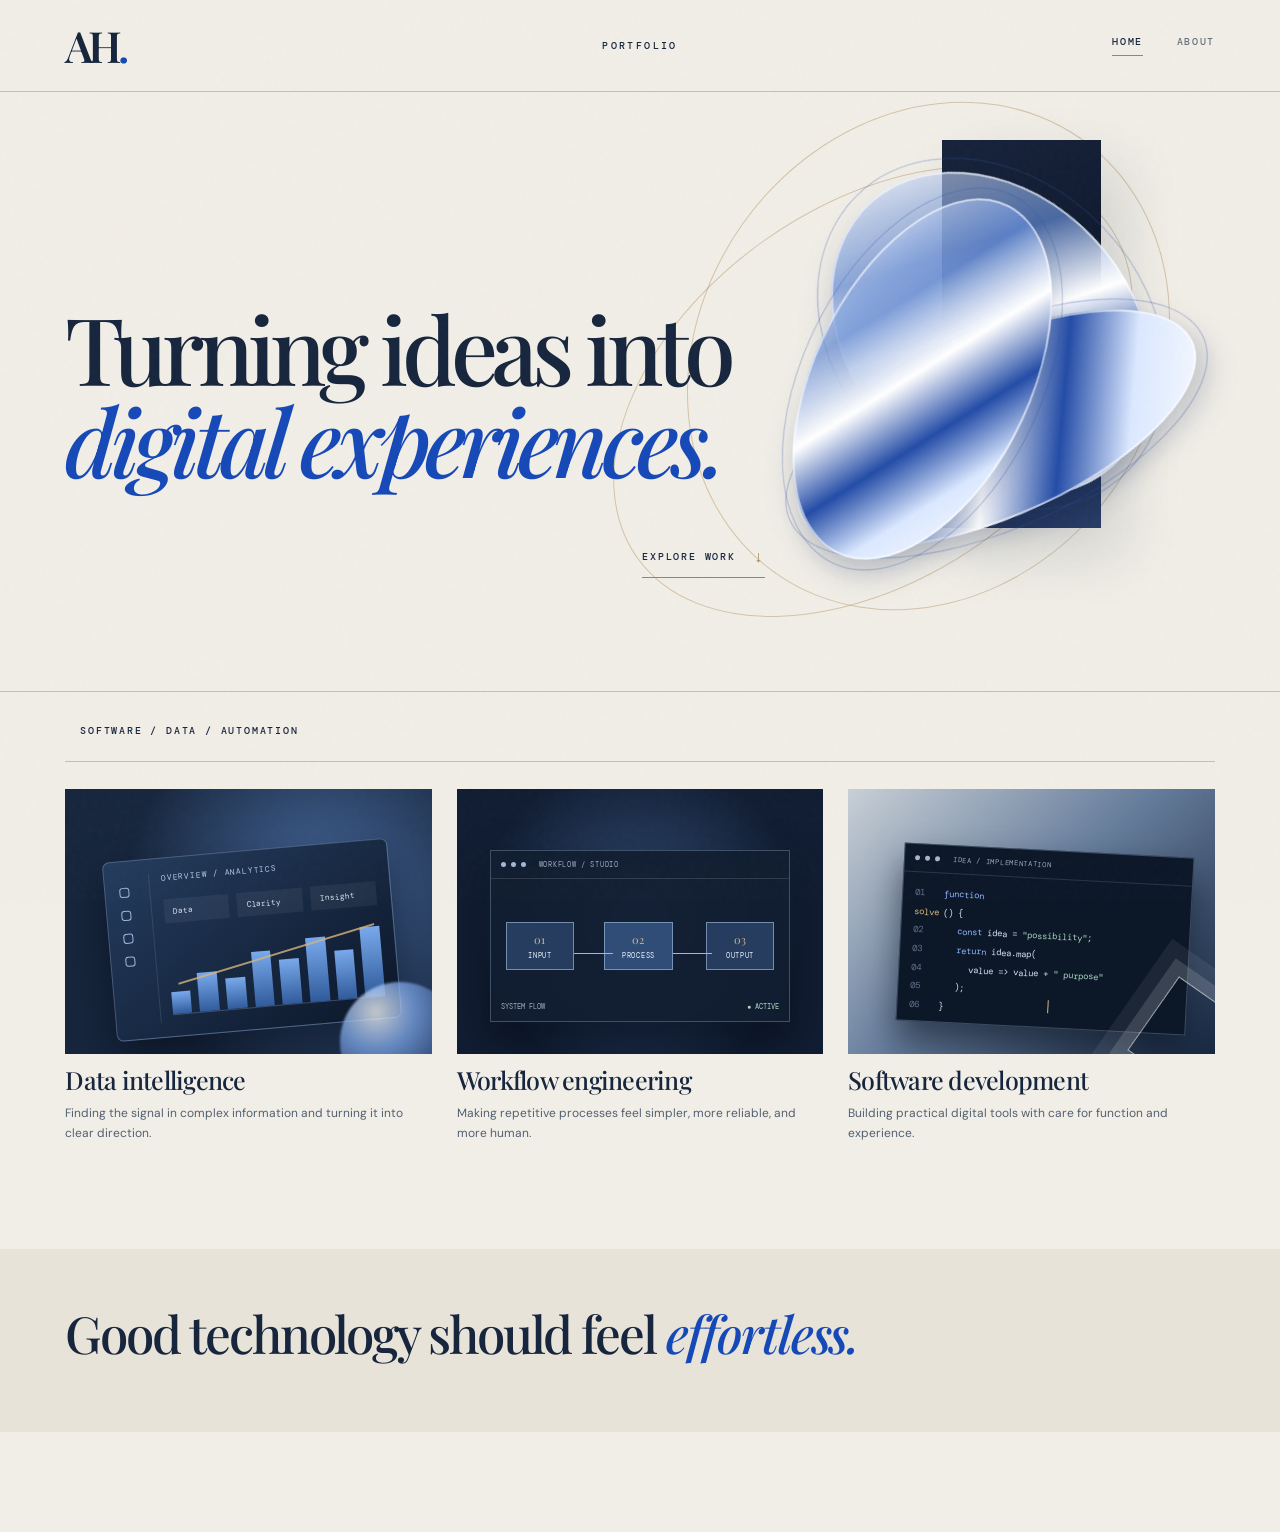
<file: index.html>
<!DOCTYPE html>
<html lang="id">
<head>
  <meta charset="UTF-8">
  <meta name="viewport" content="width=device-width, initial-scale=1.0">
  <meta name="theme-color" content="#f1eee7">
  <meta name="description" content="Alvin Hadiewijaya — Independent Developer / Digital Thinker.">
  <title>Alvin Hadiewijaya — Digital Portfolio</title>
  <link rel="preconnect" href="https://fonts.googleapis.com">
  <link rel="preconnect" href="https://fonts.gstatic.com" crossorigin>
  <link href="https://fonts.googleapis.com/css2?family=DM+Mono:wght@400;500&family=DM+Sans:wght@400;500;600;700&family=Playfair+Display:ital,wght@0,500;0,600;1,500;1,600&display=swap" rel="stylesheet">
  <link rel="stylesheet" href="web.css">
</head>
<body class="home-page">
  <div class="grain"></div>
  <header class="site-header">
    <a class="brand" aria-label="Alvin Hadiewijaya home">AH<span>.</span></a>
    <div class="header-center">PORTFOLIO </div>
    <nav class="main-nav" aria-label="Main navigation">
      <a class="active" href="index.html">Home</a>
      <a href="About/about.html">About</a>
    </nav>
    <button class="menu-toggle" type="button" aria-label="Open navigation" aria-expanded="false">
      <span></span><span></span>
    </button>
  </header>

  <main>
    <section class="home-hero">
      <div class="hero-copy">
        <h1>Turning ideas into <em>digital experiences.</em></h1>
        <div class="hero-bottom">
          <p class="discipline"></p>
          <a class="text-link" href="#selected-work">EXPLORE WORK <span>↓</span></a>
        </div>
      </div>
      <div class="hero-art" aria-label="Abstract blue glass and chrome sculpture">
        <div class="art-orbit orbit-one"></div>
        <div class="art-orbit orbit-two"></div>
        <div class="art-panel"></div>
        <div class="glass-form glass-form-one"></div>
        <div class="glass-form glass-form-two"></div>
        <div class="glass-form glass-form-three"></div>
      </div>
    </section>

    <section class="selected-work section-shell" id="selected-work">
      <div class="section-heading">
        <p><span class="section-mark"></span>SOFTWARE / DATA / AUTOMATION</p>
      </div>
      <div class="work-grid">
        <article class="work-item">
          <a class="work-visual visual-data" aria-label="Explore data intelligence">
            <div class="visual-dashboard">
              <div class="dash-sidebar"><i></i><i></i><i></i><i></i></div>
              <div class="dash-content">
                <div class="dash-label">OVERVIEW / ANALYTICS</div>
                <div class="dash-numbers"><b>Data</b><b>Clarity</b><b>Insight</b></div>
                <div class="chart-bars"><i></i><i></i><i></i><i></i><i></i><i></i><i></i><i></i></div>
                <div class="chart-line"></div>
              </div>
            </div>
            <div class="visual-orb"></div>
          </a>
          <h2>Data intelligence</h2>
          <p>Finding the signal in complex information and turning it into clear direction.</p>
        </article>
        <article class="work-item">
          <a class="work-visual visual-flow" aria-label="Explore workflow engineering">
            <div class="flow-window">
              <div class="flow-window-head"><i></i><i></i><i></i><span>WORKFLOW / STUDIO</span></div>
              <div class="flow-node node-a"><b>01</b><span>INPUT</span></div>
              <div class="flow-node node-b"><b>02</b><span>PROCESS</span></div>
              <div class="flow-node node-c"><b>03</b><span>OUTPUT</span></div>
              <div class="flow-connector connector-a"></div>
              <div class="flow-connector connector-b"></div>
              <div class="flow-status">SYSTEM FLOW <strong>● ACTIVE</strong></div>
            </div>
            <div class="flow-glow"></div>
          </a>
          <h2>Workflow engineering</h2>
          <p>Making repetitive processes feel simpler, more reliable, and more human.</p>
        </article>
        <article class="work-item">
          <a class="work-visual visual-code" aria-label="Explore software development">
            <div class="code-window">
              <div class="code-window-head"><i></i><i></i><i></i><span>IDEA / IMPLEMENTATION</span></div>
              <div class="code-lines">
                <span class="code-muted">01</span><b>function</b> <i>solve</i>() {
                <span class="code-muted">02</span><span class="indent"><b>const</b> idea = <em>"possibility"</em>;</span>
                <span class="code-muted">03</span><span class="indent"><b>return</b> idea.map(</span>
                <span class="code-muted">04</span><span class="indent-two">value =&gt; value + <em>" purpose"</em></span>
                <span class="code-muted">05</span><span class="indent">);</span>
                <span class="code-muted">06</span>}
              </div>
              <div class="code-cursor"></div>
            </div>
            <div class="code-shape"></div>
          </a>
          <h2>Software development</h2>
          <p>Building practical digital tools with care for function and experience.</p>
        </article>
      </div>
    </section>

    <section class="home-note section-shell">
      <p class="note-statement">Good technology should feel <em>effortless.</em></p>
    </section>
  </main>

  <footer class="site-footer">
    
  </footer>
  <script src="web.js"></script>
</body>
</html>
</file>
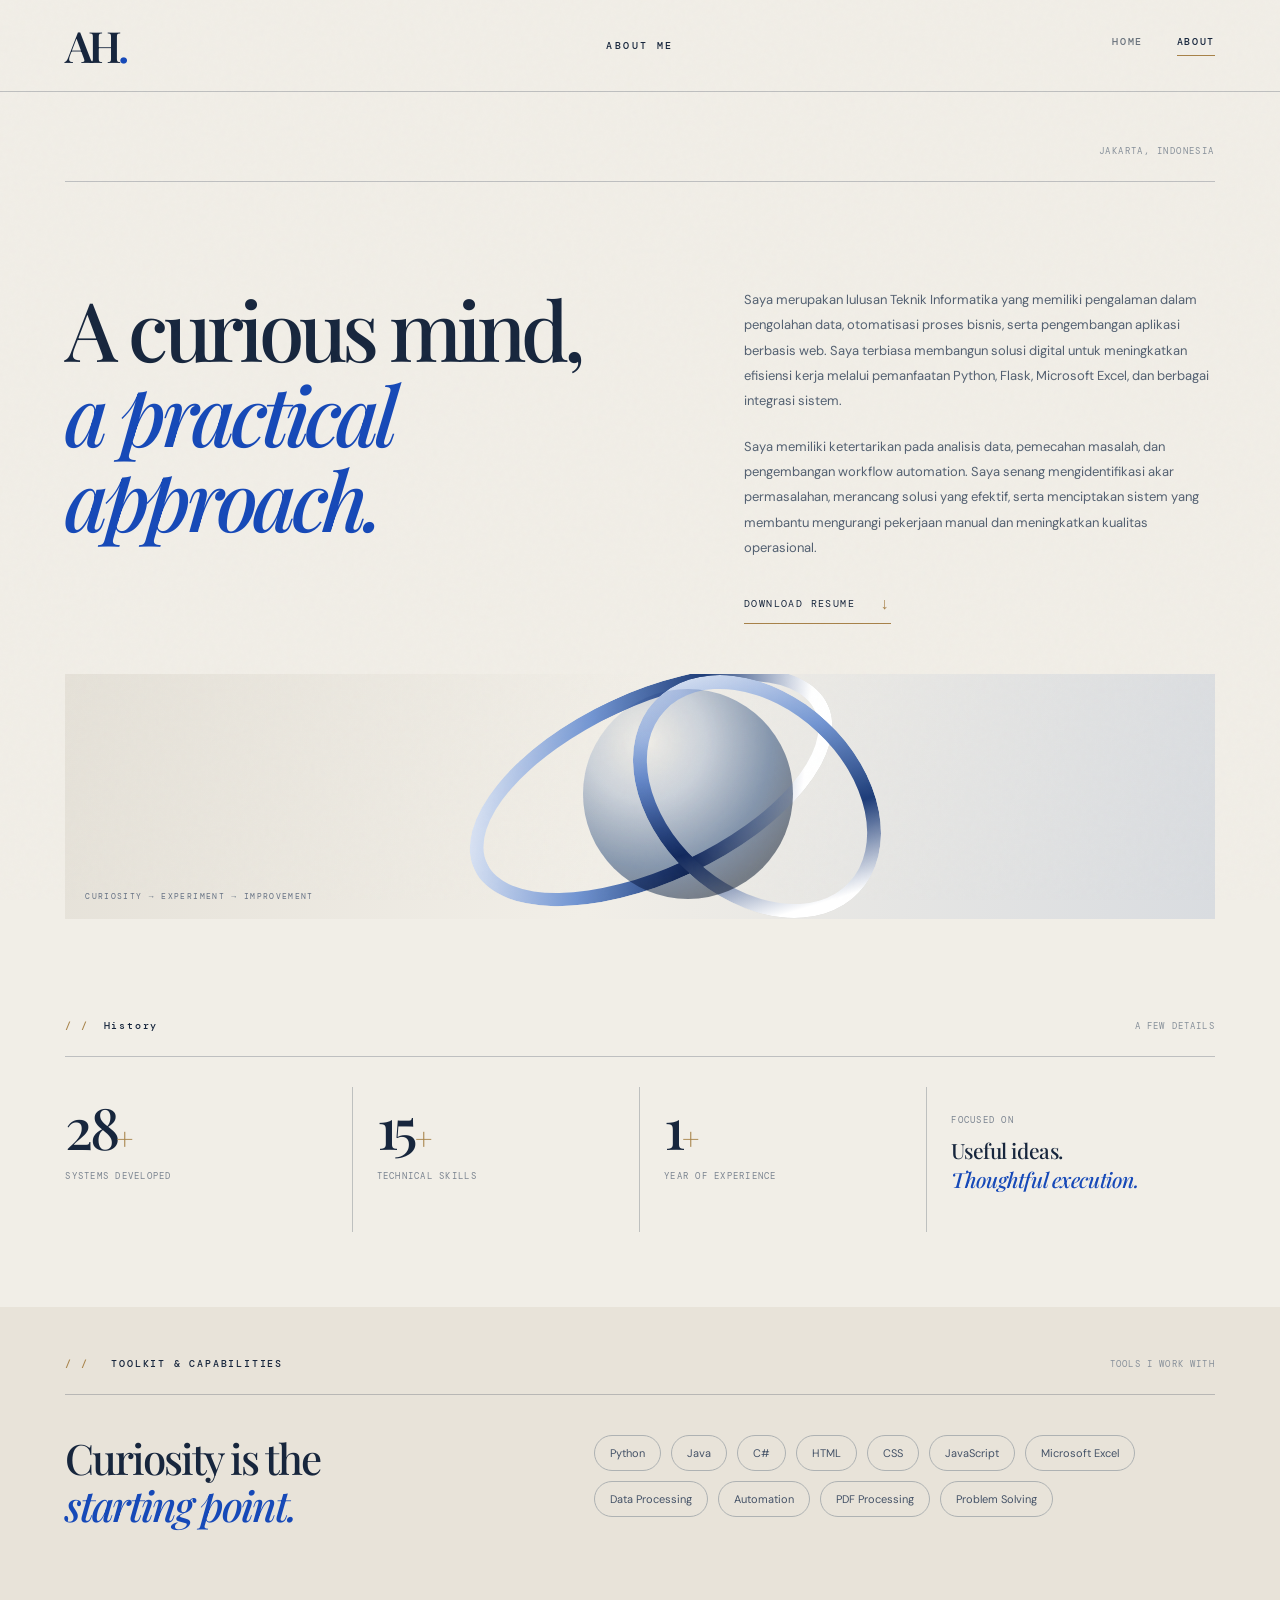
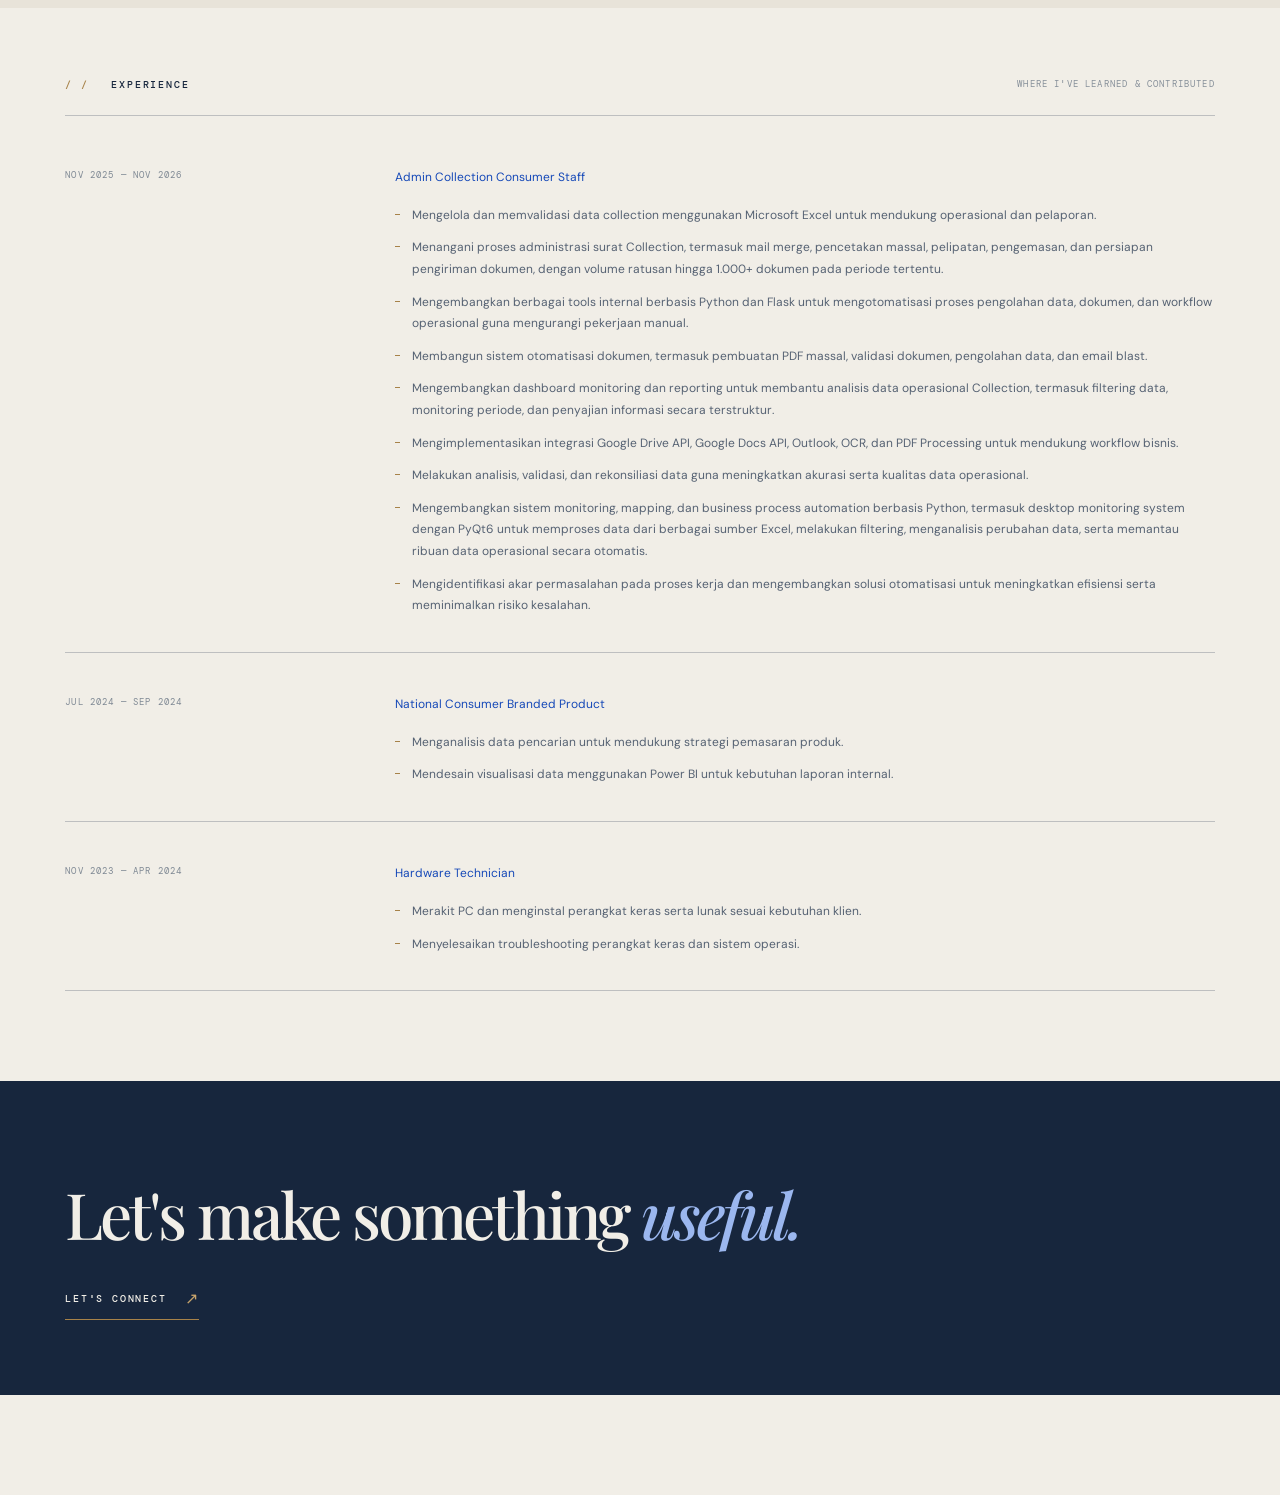
<file: About/about.html>
<!DOCTYPE html>
<html lang="id">
<head>
  <meta charset="UTF-8">
  <meta name="viewport" content="width=device-width, initial-scale=1.0">
  <meta name="theme-color" content="#f1eee7">
  <meta name="description" content="About Alvin Hadiewijaya — background, experience and capabilities.">
  <title>About — Alvin Hadiewijaya</title>
  <link rel="preconnect" href="https://fonts.googleapis.com">
  <link rel="preconnect" href="https://fonts.gstatic.com" crossorigin>
  <link href="https://fonts.googleapis.com/css2?family=DM+Mono:wght@400;500&family=DM+Sans:wght@400;500;600;700&family=Playfair+Display:ital,wght@0,500;0,600;1,500;1,600&display=swap" rel="stylesheet">
  <link rel="stylesheet" href="../web.css">
</head>
<body class="about-page">
  <div class="grain"></div>
  <header class="site-header">
    <a class="brand" aria-label="Alvin Hadiewijaya home">AH<span>.</span></a>
    <div class="header-center">ABOUT ME</div>
    <nav class="main-nav" aria-label="Main navigation">
      <a href="../index.html">Home</a>
      <a class="active" href="about.html">About</a>
    </nav>
    <button class="menu-toggle" type="button" aria-label="Open navigation" aria-expanded="false">
      <span></span><span></span>
    </button>
  </header>

  <main>
    <section class="about-intro section-shell">
      <div class="about-kicker"><span></span><span>JAKARTA, INDONESIA</span></div>
      <div class="about-intro-grid">
        <div>
          <h1>A curious mind, <em>a practical approach.</em></h1>
        </div>
        <div class="about-intro-copy">
          <p>Saya merupakan lulusan Teknik Informatika yang memiliki pengalaman dalam pengolahan data, otomatisasi proses bisnis, serta pengembangan aplikasi berbasis web. Saya terbiasa membangun solusi digital untuk meningkatkan efisiensi kerja melalui pemanfaatan Python, Flask, Microsoft Excel, dan berbagai integrasi sistem.</p>
          <p>Saya memiliki ketertarikan pada analisis data, pemecahan masalah, dan pengembangan workflow automation. Saya senang mengidentifikasi akar permasalahan, merancang solusi yang efektif, serta menciptakan sistem yang membantu mengurangi pekerjaan manual dan meningkatkan kualitas operasional.</p>
          <a class="download-link" href="../assets/Alvin-Hadiewijaya-CV.pdf" download>DOWNLOAD RESUME <span>↓</span></a>
        </div>
      </div>
      <div class="about-abstract">
        <div class="abstract-ring ring-a"></div>
        <div class="abstract-ring ring-b"></div>
        <div class="abstract-disc"></div>
        <span class="abstract-caption">CURIOSITY → EXPERIMENT → IMPROVEMENT</span>
      </div>
    </section>

    <section class="about-facts section-shell">
      <div class="section-heading">
        <p><span class="section-mark">/ /</span>History</p>
        <span class="section-count">A FEW DETAILS</span>
      </div>
      <div class="facts-grid">
        <div class="fact"><strong>28<span>+</span></strong><p>SYSTEMS DEVELOPED</p></div>
        <div class="fact"><strong>15<span>+</span></strong><p>TECHNICAL SKILLS</p></div>
        <div class="fact"><strong>1<span>+</span></strong><p>YEAR OF EXPERIENCE</p></div>
        <div class="fact fact-note"><p>FOCUSED ON</p><strong>Useful ideas.<br><em>Thoughtful execution.</em></strong></div>
      </div>
    </section>

    <section class="capabilities section-shell">
      <div class="section-heading">
        <p><span class="section-mark">/ /</span> TOOLKIT & CAPABILITIES</p>
        <span class="section-count">TOOLS I WORK WITH</span>
      </div>
      <div class="capability-layout">
        <h2>Curiosity is the<br><em>starting point.</em></h2>
        <div class="skill-cloud">
          <span>Python</span><span>Java</span><span>C#</span><span>HTML</span><span>CSS</span>
          <span>JavaScript</span><span>Microsoft Excel</span>
          <span>Data Processing</span><span>Automation</span>
          <span>PDF Processing</span><span>Problem Solving</span>
        </div>
      </div>
    </section>

    <section class="experience-section section-shell">
      <div class="section-heading">
        <p><span class="section-mark">/ /</span> EXPERIENCE</p>
        <span class="section-count">WHERE I'VE LEARNED & CONTRIBUTED</span>
      </div>
      <div class="timeline">
        <article class="timeline-item">
          <div class="timeline-date">NOV 2025 — NOV 2026</div>
          <div class="timeline-content">
            <p class="timeline-role">Admin Collection Consumer Staff</p>
            <ul>
              <li>Mengelola dan memvalidasi data collection menggunakan Microsoft Excel untuk mendukung operasional dan pelaporan.</li>
              <li>Menangani proses administrasi surat Collection, termasuk mail merge, pencetakan massal, pelipatan, pengemasan, dan persiapan pengiriman dokumen, dengan volume ratusan hingga 1.000+ dokumen pada periode tertentu.</li>
              <li>Mengembangkan berbagai tools internal berbasis Python dan Flask untuk mengotomatisasi proses pengolahan data, dokumen, dan workflow operasional guna mengurangi pekerjaan manual.</li>
              <li>Membangun sistem otomatisasi dokumen, termasuk pembuatan PDF massal, validasi dokumen, pengolahan data, dan email blast.</li>
              <li>Mengembangkan dashboard monitoring dan reporting untuk membantu analisis data operasional Collection, termasuk filtering data, monitoring periode, dan penyajian informasi secara terstruktur.</li>
              <li>Mengimplementasikan integrasi Google Drive API, Google Docs API, Outlook, OCR, dan PDF Processing untuk mendukung workflow bisnis.</li>
              <li>Melakukan analisis, validasi, dan rekonsiliasi data guna meningkatkan akurasi serta kualitas data operasional.</li>
              <li>Mengembangkan sistem monitoring, mapping, dan business process automation berbasis Python, termasuk desktop monitoring system dengan PyQt6 untuk memproses data dari berbagai sumber Excel, melakukan filtering, menganalisis perubahan data, serta memantau ribuan data operasional secara otomatis.</li>
              <li>Mengidentifikasi akar permasalahan pada proses kerja dan mengembangkan solusi otomatisasi untuk meningkatkan efisiensi serta meminimalkan risiko kesalahan.</li>
            </ul>
          </div>
        </article>
        <article class="timeline-item">
          <div class="timeline-date">JUL 2024 — SEP 2024</div>
          <div class="timeline-content">
            <p class="timeline-role">National Consumer Branded Product</p>
            <ul>
              <li>Menganalisis data pencarian untuk mendukung strategi pemasaran produk.</li>
              <li>Mendesain visualisasi data menggunakan Power BI untuk kebutuhan laporan internal.</li>
            </ul>
          </div>
        </article>
        <article class="timeline-item">
          <div class="timeline-date">NOV 2023 — APR 2024</div>
          <div class="timeline-content">
            <p class="timeline-role">Hardware Technician</p>
            <ul>
              <li>Merakit PC dan menginstal perangkat keras serta lunak sesuai kebutuhan klien.</li>
              <li>Menyelesaikan troubleshooting perangkat keras dan sistem operasi.</li>
            </ul>
          </div>
        </article>
      </div>
    </section>

    <section class="about-contact section-shell">
      <h2>Let's make something <em>useful.</em></h2>
      <a href="https://wa.me/6287883411409" target="_blank" rel="noopener noreferrer" class="text-link">LET'S CONNECT <span>↗</span></a>
    </section>
  </main>

  <footer class="site-footer">
  </footer>
  <script src="../web.js"></script>
</body>
</html>
</file>
<file: web.css>
*{margin:0;padding:0;box-sizing:border-box}
:root{--paper:#f1eee7;--paper-deep:#e8e3d9;--ink:#17263d;--ink-soft:#526071;--blue:#1649b8;--gold:#a78249;--line:rgba(23,38,61,.23);--mono:"DM Mono",monospace;--sans:"DM Sans",sans-serif;--serif:"Playfair Display",Georgia,serif}
html{scroll-behavior:smooth}
body{background:var(--paper);color:var(--ink);font-family:var(--sans);min-height:100vh;overflow-x:hidden}
body:after{content:"";position:fixed;inset:0;pointer-events:none;z-index:20;opacity:.13;background-image:url("data:image/svg+xml,%3Csvg viewBox='0 0 180 180' xmlns='http://www.w3.org/2000/svg'%3E%3Cfilter id='n'%3E%3CfeTurbulence type='fractalNoise' baseFrequency='.9' numOctaves='3' stitchTiles='stitch'/%3E%3C/filter%3E%3Crect width='100%25' height='100%25' filter='url(%23n)' opacity='.17'/%3E%3C/svg%3E")}
a{color:inherit;text-decoration:none}
button{font:inherit}
.site-header{height:92px;padding:0 5.1%;display:grid;grid-template-columns:1fr 1fr 1fr;align-items:center;border-bottom:1px solid var(--line);position:relative;z-index:30}
.brand{font:600 43px/.9 var(--serif);letter-spacing:-4px;width:max-content}
.brand span{color:var(--blue)}
.header-center{text-align:center;font:500 10px var(--mono);letter-spacing:.24em}
.header-center i{font-style:normal;color:var(--gold)}
.main-nav{display:flex;justify-content:flex-end;gap:34px}
.main-nav a{font:500 10px var(--mono);letter-spacing:.16em;text-transform:uppercase;color:#68717b;transition:color .25s}
.main-nav a:hover,.main-nav a.active{color:var(--ink)}
.main-nav a.active:after{content:"";display:block;width:100%;height:1px;background:var(--gold);margin-top:7px}
.menu-toggle{display:none}
.home-hero{min-height:600px;padding:88px 5.1% 48px;position:relative;display:flex;align-items:center;border-bottom:1px solid var(--line);overflow:hidden}
.hero-copy{position:relative;z-index:4;width:69%;max-width:920px}
.eyebrow{font:500 10px var(--mono);letter-spacing:.2em;text-transform:uppercase;display:flex;align-items:center;gap:15px}
.eyebrow-line{width:28px;height:1px;background:var(--blue);display:inline-block}
.eyebrow b{font-weight:400;color:var(--gold)}
.home-hero h1{font:500 clamp(58px,7.3vw,112px)/.99 var(--serif);letter-spacing:-.065em;max-width:900px;margin:55px 0 60px}
.home-hero h1 em,.about-intro h1 em,.note-statement em,.capability-layout h2 em,.about-contact h2 em{color:var(--blue);font-weight:500}
.hero-bottom{display:flex;align-items:center;justify-content:space-between;max-width:700px}
.discipline{font:500 10px var(--mono);letter-spacing:.23em}
.text-link{font:500 10px var(--mono);letter-spacing:.18em;display:inline-flex;align-items:center;gap:18px;border-bottom:1px solid var(--gold);padding:0 0 10px;transition:gap .25s,color .25s}
.text-link:hover{gap:27px;color:var(--blue)}
.text-link span{font-size:16px;color:var(--gold)}
.hero-art{position:absolute;right:4.5%;top:8%;width:43%;height:83%;min-height:440px}
.art-panel{position:absolute;right:22%;top:0;width:29%;height:78%;background:linear-gradient(155deg,#17233b,#0b1427 60%,#283c67);box-shadow:20px 25px 60px #17263d25}
.art-orbit{position:absolute;border:1px solid #a7824966;border-radius:50%;transform:rotate(-35deg)}
.orbit-one{width:105%;height:75%;left:-16%;top:13%}
.orbit-two{width:83%;height:107%;left:5%;top:-10%;transform:rotate(35deg)}
.glass-form{position:absolute;border:13px solid transparent;border-radius:48% 52% 48% 52%;filter:drop-shadow(8px 15px 13px #132a5930);background:linear-gradient(120deg,#fff9,#668ed9aa 30%,#fff 48%,#234ca7 64%,#dbe8ff 79%,#fff);background-clip:padding-box;box-shadow:inset 0 0 0 2px #fff9,0 0 0 1px #3155a455}
.glass-form-one{width:70%;height:62%;right:7%;top:8%;transform:rotate(42deg)}
.glass-form-two{width:82%;height:40%;right:0;top:38%;transform:rotate(-25deg);border-width:11px}
.glass-form-three{width:43%;height:82%;right:33%;top:7%;transform:rotate(28deg);border-width:10px}
.art-cross{position:absolute;font:300 27px var(--sans);color:var(--gold)}
.cross-one{right:0;top:17%}.cross-two{left:3%;bottom:8%}
.art-index{position:absolute;right:1%;bottom:2%;font:10px var(--mono);letter-spacing:.15em}.art-index span{color:var(--gold)}
.hero-side-note{position:absolute;right:5.1%;bottom:50px;font:9px/1.8 var(--mono);letter-spacing:.16em;color:#7c8490;text-align:right}
.section-shell{padding-left:5.1%;padding-right:5.1%}
.selected-work{padding-top:32px;padding-bottom:105px}
.section-heading{display:flex;justify-content:space-between;align-items:center;padding-bottom:24px;border-bottom:1px solid var(--line)}
.section-heading>p{font:500 10px var(--mono);letter-spacing:.18em}
.section-heading>p i{font-style:normal;color:var(--gold)}
.section-mark{color:var(--gold);margin-right:15px}
.section-count{font:9px var(--mono);letter-spacing:.13em;color:#87909a}
.work-grid{display:grid;grid-template-columns:repeat(3,1fr);gap:25px;padding-top:27px}
.work-visual{height:265px;display:block;position:relative;overflow:hidden;background:#17263d}
.visual-top{position:absolute;z-index:4;top:17px;left:18px;right:18px;display:flex;justify-content:space-between;color:#e9edf5;font:9px var(--mono);letter-spacing:.14em}
.visual-data{background:radial-gradient(circle at 70% 40%,#47699e,#17263d 65%)}
.visual-dashboard{position:absolute;left:12%;top:23%;width:78%;height:68%;background:linear-gradient(145deg,#243c5e,#0c1729);border:1px solid #9ab4db66;border-radius:7px;transform:rotate(-5deg);box-shadow:0 20px 40px #03091488;display:flex;padding:14px;gap:12px}
.dash-sidebar{width:12%;border-right:1px solid #7189a344;display:flex;flex-direction:column;gap:13px;padding-top:12px}
.dash-sidebar i{width:10px;height:10px;border:1px solid #9db6db;border-radius:3px}
.dash-content{flex:1;position:relative}.dash-label{font:8px var(--mono);color:#b7c8e3;letter-spacing:.1em}
.dash-numbers{display:flex;gap:8px;margin-top:17px}.dash-numbers b{font:8px var(--mono);font-weight:400;color:#dbe5f6;background:#ffffff0e;padding:7px 9px;flex:1}
.chart-bars{height:74px;display:flex;align-items:end;gap:8px;margin-top:18px;border-bottom:1px solid #8ca3c455}
.chart-bars i{display:block;flex:1;background:linear-gradient(#84b8ff,#3462a7);height:var(--h,50%);opacity:.9}
.chart-bars i:nth-child(1){height:30%}.chart-bars i:nth-child(2){height:53%}.chart-bars i:nth-child(3){height:42%}.chart-bars i:nth-child(4){height:76%}.chart-bars i:nth-child(5){height:62%}.chart-bars i:nth-child(6){height:88%}.chart-bars i:nth-child(7){height:67%}.chart-bars i:nth-child(8){height:96%}
.chart-line{position:absolute;left:4%;right:2%;bottom:25px;height:35px;border-top:2px solid #d5b47d;transform:skewY(-12deg);opacity:.8}
.visual-orb{position:absolute;width:120px;height:120px;border-radius:50%;right:-28px;bottom:-48px;background:radial-gradient(circle at 30% 25%,#fff,#7ea8e9 30%,#233e70 72%);filter:blur(1px);opacity:.75}
.visual-flow{background:radial-gradient(circle at 50% 50%,#314d76,#111d32 72%)}
.flow-window,.code-window{position:absolute;left:9%;right:9%;top:23%;height:65%;border:1px solid #91a7c45c;background:#111d30e8;box-shadow:0 20px 35px #03091488}
.flow-window-head,.code-window-head{height:28px;border-bottom:1px solid #ffffff20;display:flex;align-items:center;gap:5px;padding:0 10px}
.flow-window-head i,.code-window-head i{width:5px;height:5px;border-radius:50%;background:#a5b7d2}.flow-window-head span,.code-window-head span{font:7px var(--mono);color:#9eacc2;margin-left:8px;letter-spacing:.1em}
.flow-node{position:absolute;width:23%;height:48px;border:1px solid #9bb4d7aa;background:#263d60;display:flex;flex-direction:column;align-items:center;justify-content:center;gap:4px;color:#eaf1fc}
.flow-node b{font:11px var(--serif);color:#d8b981}.flow-node span{font:7px var(--mono);letter-spacing:.1em}
.node-a{left:5%;top:42%}.node-b{left:38%;top:42%;background:#304d78}.node-c{right:5%;top:42%}
.flow-connector{position:absolute;top:60%;height:1px;background:#d0b17e;width:13%}.connector-a{left:28%}.connector-b{left:61%}
.flow-status{position:absolute;bottom:10px;left:10px;right:10px;font:7px var(--mono);color:#9eacc2;display:flex;justify-content:space-between}.flow-status strong{color:#a9d7c0;font-weight:400}
.visual-code{background:linear-gradient(135deg,#c9d0d7,#667d9c 48%,#182943)}
.code-window{left:14%;right:7%;top:23%;height:67%;transform:rotate(3deg);background:#0c1728}
.code-lines{padding:15px 12px;display:grid;grid-template-columns:22px 1fr;gap:7px;font:9px var(--mono);color:#d5e1f2;line-height:1.3}
.code-lines .code-muted{color:#60728b}.code-lines b{color:#8eb5ff;font-weight:400}.code-lines i{color:#d8b77e;font-style:normal}.code-lines em{color:#a6d3bd;font-style:normal}.indent{padding-left:15px}.indent-two{padding-left:28px}
.code-cursor{position:absolute;left:52%;bottom:14px;width:1px;height:13px;background:#d8b77e;animation:blink 1s steps(2) infinite}
.code-shape{position:absolute;width:90px;height:90px;border:1px solid #fff9;right:-20px;bottom:-30px;transform:rotate(35deg);box-shadow:0 0 0 13px #fff2,0 0 0 27px #fff1}
.work-meta{display:flex;justify-content:space-between;margin-top:18px;font:9px var(--mono);letter-spacing:.15em;color:#7a8490}
.work-meta span:last-child{color:var(--gold);font-size:15px}
.work-item h2{font:500 25px var(--serif);letter-spacing:-.03em;margin-top:9px}
.work-item>p{font-size:12px;line-height:1.7;color:var(--ink-soft);max-width:340px;margin-top:7px}
.home-note{padding-top:50px;padding-bottom:65px;background:var(--paper-deep);display:flex;align-items:center;gap:8%;position:relative}
.home-note .eyebrow{font-size:9px;color:#707984;min-width:170px}
.note-statement{font:500 clamp(30px,4vw,53px) var(--serif);letter-spacing:-.04em;flex:1}
.round-link{width:76px;height:76px;border:1px solid var(--gold);border-radius:50%;display:flex;flex-direction:column;align-items:center;justify-content:center;gap:3px;font:9px var(--mono);letter-spacing:.1em;transition:background .25s,color .25s,transform .25s}
.round-link span{font-size:16px;color:var(--gold)}.round-link:hover{background:var(--ink);color:var(--paper);transform:rotate(-8deg)}
.site-footer{padding:27px 5.1%;display:flex;justify-content:space-between;align-items:center;min-height:100px}
.footer-brand{font-size:30px}
.site-footer p,.site-footer>a:last-child{font:9px var(--mono);letter-spacing:.13em;color:#78818a}
.site-footer p span{margin-left:18px;color:var(--gold)}.site-footer>a:last-child:hover{color:var(--blue)}
.about-intro{padding-top:53px;padding-bottom:45px;position:relative;overflow:hidden}
.about-kicker{display:flex;justify-content:space-between;font:9px var(--mono);letter-spacing:.16em;color:#87909a;padding-bottom:24px;border-bottom:1px solid var(--line)}
.about-intro-grid{display:grid;grid-template-columns:1.1fr .9fr;gap:9%;padding-top:70px;position:relative;z-index:2}
.about-intro h1{font:500 clamp(48px,6.4vw,87px)/1.04 var(--serif);letter-spacing:-.06em;max-width:650px;margin-top:34px}
.about-intro h1 em{display:block}
.about-intro-copy{padding-top:35px;max-width:490px}
.about-intro-copy p{font-size:13px;line-height:1.95;color:#536071;margin-bottom:20px}
.download-link{display:inline-flex;gap:25px;align-items:center;margin-top:13px;padding-bottom:9px;border-bottom:1px solid var(--gold);font:10px var(--mono);letter-spacing:.14em}.download-link span{color:var(--gold);font-size:16px}
.about-abstract{height:245px;position:relative;margin-top:50px;overflow:hidden;background:linear-gradient(105deg,#e5e1d8,#f1eee7 48%,#d9dce0)}
.abstract-ring{position:absolute;border:14px solid transparent;border-radius:50%;background:linear-gradient(120deg,#fff,#7295d2 35%,#1d3c78 60%,#fff 85%) border-box;mask:linear-gradient(#000 0 0) padding-box,linear-gradient(#000 0 0);mask-composite:exclude;box-shadow:0 14px 28px #1a2e4b22}
.ring-a{width:390px;height:190px;left:34%;top:18px;transform:rotate(-25deg)}
.ring-b{width:280px;height:205px;left:48%;top:20px;transform:rotate(43deg)}
.abstract-disc{position:absolute;width:210px;height:210px;border-radius:50%;left:45%;top:15px;background:radial-gradient(circle at 30% 25%,#fff,#b8c9e5 28%,#34588d 58%,#14243e 78%);opacity:.55;mix-blend-mode:multiply}
.abstract-caption{position:absolute;bottom:18px;left:20px;font:8px var(--mono);letter-spacing:.17em;color:#657184}
.about-facts{padding-top:55px;padding-bottom:75px}
.facts-grid{display:grid;grid-template-columns:repeat(4,1fr);padding-top:30px}
.fact{min-height:145px;padding:12px 24px;border-right:1px solid var(--line)}
.fact:first-child{padding-left:0}.fact:last-child{border:0}
.fact>strong{font:500 57px/.95 var(--serif);letter-spacing:-.06em}.fact>strong span{font-size:30px;color:var(--gold)}
.fact>p{font:9px var(--mono);letter-spacing:.14em;color:#7b8490;margin-top:15px}
.fact-note>strong{display:block;font:500 21px/1.35 var(--serif);letter-spacing:-.02em;margin-top:10px}.fact-note>strong em{color:var(--blue);font-weight:500}
.capabilities{padding-top:50px;padding-bottom:80px;background:var(--paper-deep)}
.capability-layout{display:grid;grid-template-columns:.8fr 1.2fr;gap:10%;padding-top:40px}
.capability-layout h2{font:500 42px/1.1 var(--serif);letter-spacing:-.05em}
.skill-cloud{display:flex;flex-wrap:wrap;gap:10px;align-content:start}
.skill-cloud span{border:1px solid #aeb2b3;padding:10px 15px;border-radius:30px;font-size:11px;color:#445267;transition:background .2s,color .2s,border .2s}
.skill-cloud span:hover{background:var(--ink);color:var(--paper);border-color:var(--ink)}
.experience-section{padding-top:70px;padding-bottom:90px}
.timeline{padding-top:10px}
.timeline-item{display:grid;grid-template-columns:.45fr 1.55fr;gap:8%;padding:35px 0;border-bottom:1px solid var(--line)}
.timeline-date{font:9px var(--mono);letter-spacing:.13em;color:#7f8994;padding-top:8px}
.timeline-top{display:flex;justify-content:space-between;align-items:center}
.timeline-top h2{font:500 28px var(--serif);letter-spacing:-.03em}
.timeline-top span{font:9px var(--mono);color:var(--gold)}
.timeline-role{font-size:12px;color:var(--blue);margin-top:8px;margin-bottom:20px}
.timeline-content ul{list-style:none;display:grid;gap:11px;max-width:850px}
.timeline-content li{font-size:12px;line-height:1.8;color:#566273;padding-left:17px;position:relative}
.timeline-content li:before{content:"";position:absolute;left:0;top:9px;width:5px;height:1px;background:var(--gold)}
.about-contact{padding-top:65px;padding-bottom:75px;background:var(--ink);color:var(--paper);position:relative}
.about-contact .eyebrow{color:#aab6c6}
.about-contact h2{font:500 clamp(39px,5vw,66px) var(--serif);letter-spacing:-.05em;margin:25px 0 30px}
.about-contact h2 em{color:#9bb7ef}
.about-contact .text-link{border-color:#a78249}
.about-contact .text-link span{color:#c6a36c}
.reveal{opacity:0;transform:translateY(18px);transition:opacity .7s ease,transform .7s ease}
.reveal.is-visible{opacity:1;transform:translateY(0)}
@keyframes blink{50%{opacity:0}}
@media(max-width:900px){.home-hero{min-height:570px}.hero-copy{width:78%}.hero-art{right:-6%;width:49%;opacity:.8}.home-hero h1{font-size:clamp(56px,8vw,85px)}.work-grid{gap:16px}.work-visual{height:220px}.work-item h2{font-size:22px}.about-intro-grid{gap:5%}.facts-grid{grid-template-columns:repeat(2,1fr);row-gap:25px}.fact:nth-child(2){border:0}.fact:nth-child(3){padding-left:0}.capability-layout{gap:5%}}
@media(max-width:640px){.site-header{height:76px;padding:0 6%;grid-template-columns:1fr auto}.brand{font-size:37px}.header-center{display:none}.main-nav{position:absolute;top:75px;left:0;right:0;background:var(--paper);padding:22px 6%;justify-content:flex-start;border-bottom:1px solid var(--line);display:none}.main-nav.is-open{display:flex}.menu-toggle{display:flex;width:38px;height:38px;border:1px solid var(--line);background:transparent;flex-direction:column;align-items:center;justify-content:center;gap:5px}.menu-toggle span{width:14px;height:1px;background:var(--ink)}.home-hero{min-height:680px;padding:65px 6% 40px;align-items:flex-start}.hero-copy{width:100%}.eyebrow{font-size:8px;letter-spacing:.13em;gap:9px}.home-hero h1{font-size:clamp(51px,13vw,76px);margin:40px 0 30px;max-width:500px}.hero-bottom{align-items:flex-start;flex-direction:column;gap:25px}.discipline{font-size:8px}.hero-art{width:85%;height:300px;min-height:0;top:auto;bottom:30px;right:-13%;opacity:.55}.hero-side-note{display:none}.selected-work{padding:28px 6% 70px}.section-heading{align-items:flex-start;gap:15px}.section-heading>p{font-size:8px;line-height:1.8}.section-count{font-size:7px;text-align:right}.work-grid{grid-template-columns:1fr;gap:35px;padding-top:22px}.work-visual{height:250px}.work-item h2{font-size:25px}.work-item>p{font-size:12px}.home-note{padding:42px 6%;flex-wrap:wrap;gap:20px}.home-note .eyebrow{width:100%}.note-statement{font-size:36px}.round-link{width:63px;height:63px;flex-shrink:0}.site-footer{padding:25px 6%;gap:20px;flex-wrap:wrap}.site-footer p{order:3;width:100%;font-size:8px}.site-footer>a:last-child{font-size:8px}
.about-intro{padding:35px 6% 30px}.about-kicker{font-size:7px}.about-intro-grid{grid-template-columns:1fr;gap:15px;padding-top:48px}.about-intro h1{font-size:clamp(48px,12vw,70px);margin-top:27px}.about-intro-copy{padding-top:8px}.about-intro-copy p{font-size:12px}.about-abstract{height:180px;margin-top:30px}.ring-a{width:280px;height:135px;left:18%;top:22px}.ring-b{width:200px;height:145px;left:38%;top:18px}.abstract-disc{width:145px;height:145px;left:35%;top:18px}.about-facts{padding:45px 6% 60px}.facts-grid{grid-template-columns:repeat(2,1fr);padding-top:20px}.fact{padding:12px 12px;min-height:125px}.fact:nth-child(odd){padding-left:0}.fact:nth-child(even){border:0}.fact>strong{font-size:47px}.fact-note>strong{font-size:17px}.capabilities{padding:42px 6% 60px}.capability-layout{grid-template-columns:1fr;gap:25px;padding-top:30px}.capability-layout h2{font-size:37px}.skill-cloud{gap:8px}.skill-cloud span{font-size:10px;padding:9px 12px}.experience-section{padding:55px 6% 65px}.timeline-item{grid-template-columns:1fr;gap:13px;padding:27px 0}.timeline-date{font-size:8px}.timeline-top h2{font-size:25px}.timeline-content li{font-size:11px}.about-contact{padding:50px 6% 60px}.about-contact h2{font-size:43px}}
@media(prefers-reduced-motion:reduce){html{scroll-behavior:auto}*,*:before,*:after{animation-duration:.01ms!important;animation-iteration-count:1!important;transition-duration:.01ms!important}}
</file>
